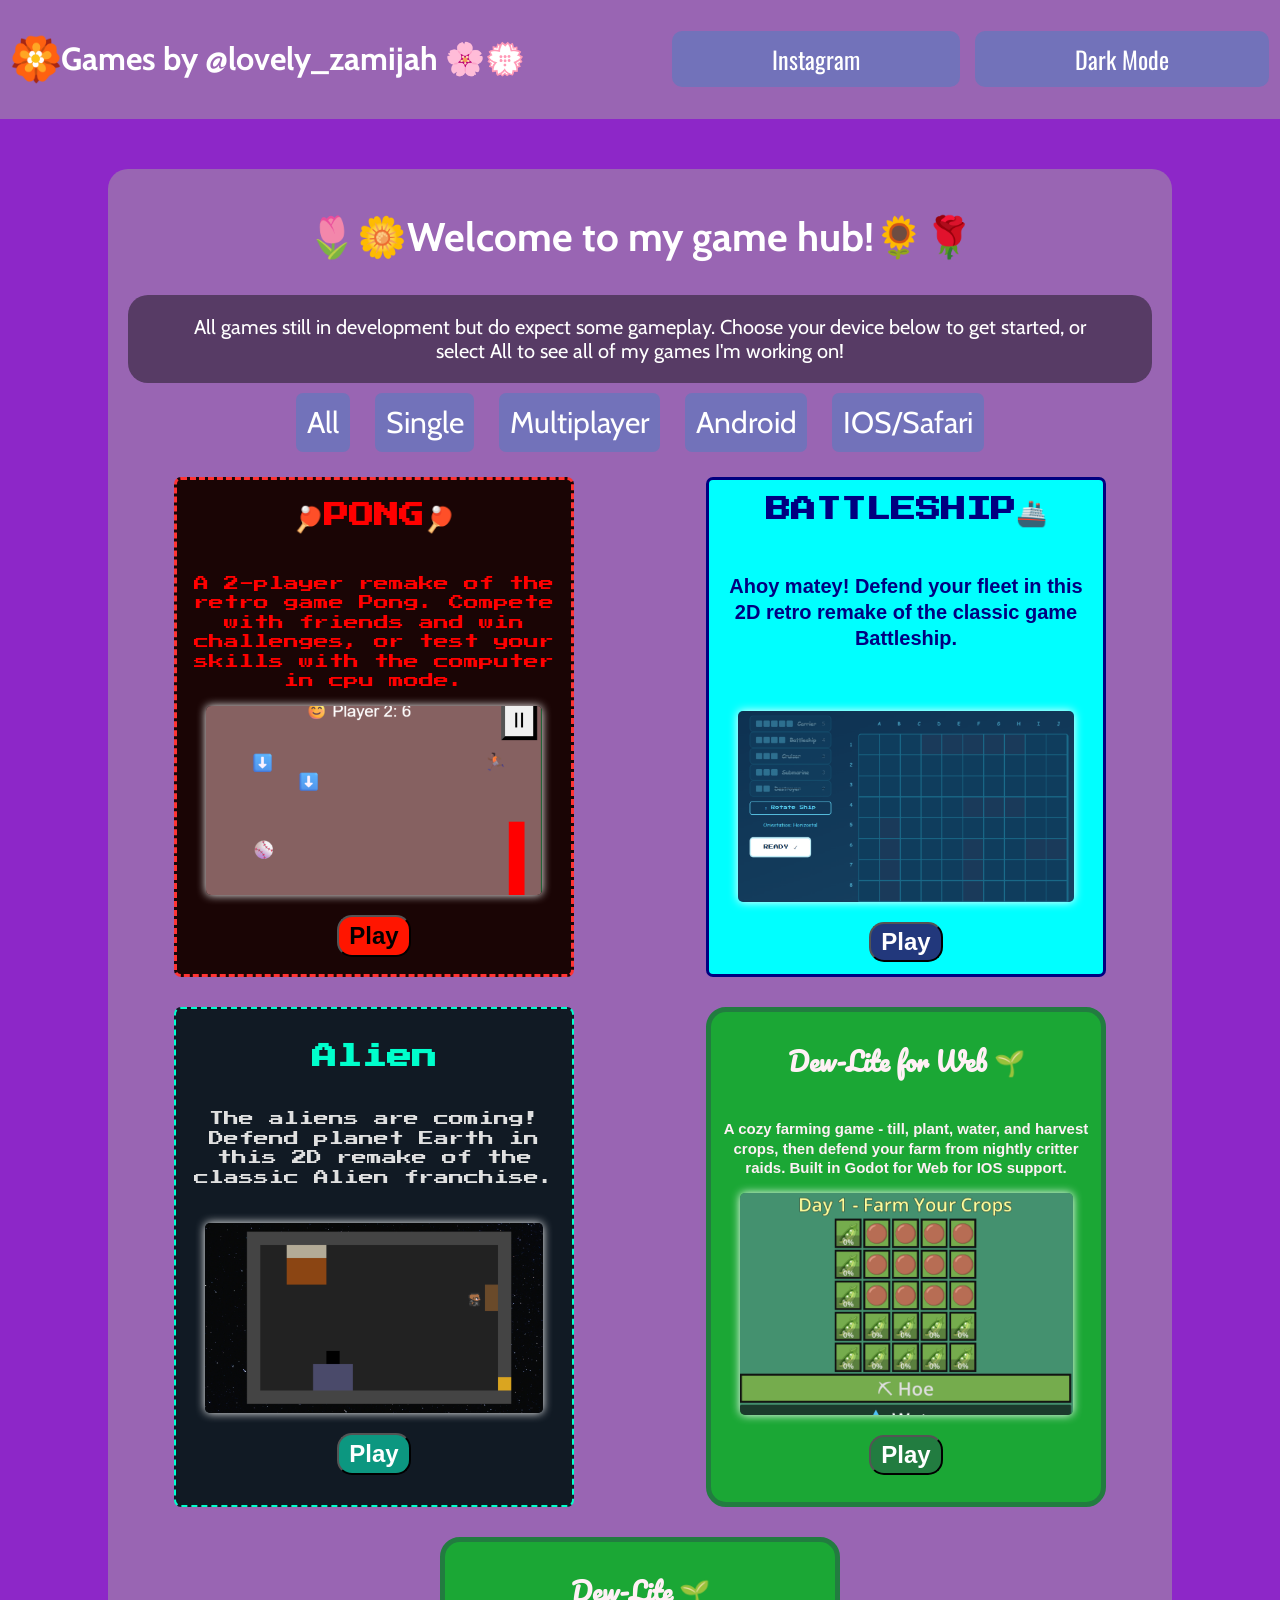
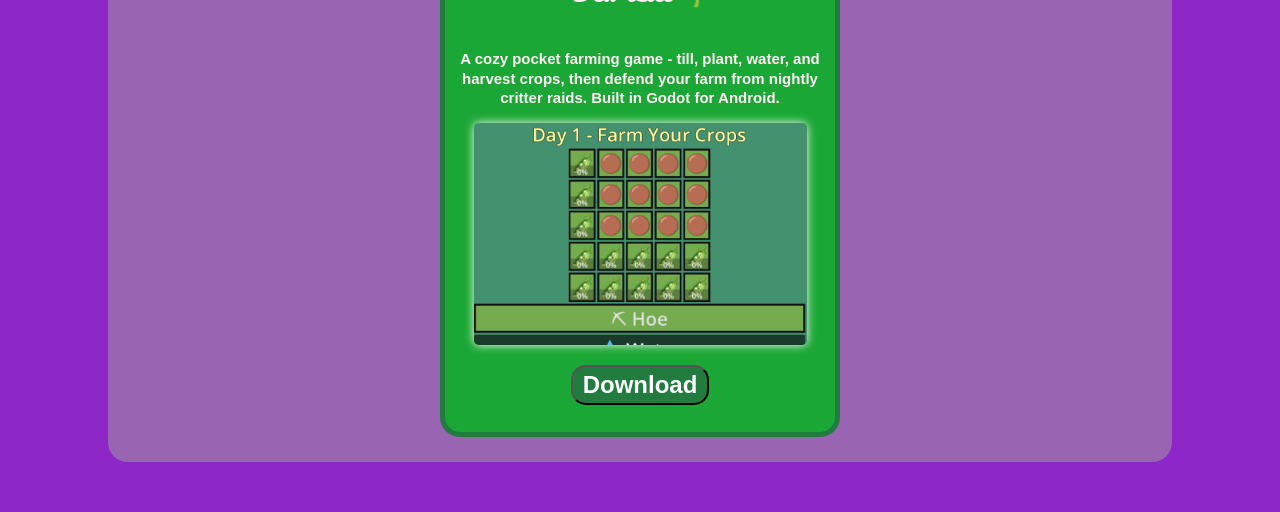
<file: index.html>
<!DOCTYPE html>
<html lang="en">
  <head>
    <meta charset="UTF-8" />
    <meta name="viewport" content="width=device-width">
    <meta name="mobile-web-app-capable" content="yes">
    <meta name="apple-mobile-web-app-status-bar-style" content="black-translucent">
    <title>Games by @lovely_zamijah</title>
    <link rel="icon" href="./assets/icon.png">
    <link href="style.css" rel="stylesheet" type="text/css" />
    <link rel="manifest" href="manifest.json">
  </head>

  <body>
    <!-- header row with logo -->
     <header>
        <div class="header">
            <img id="tentacles" src="./assets/icon.png">
            <h1 class="header-text">Games by @lovely_zamijah 🌸💮</h1>
        </div>
        <div class="navbar">
            <ul>
            <!-- <li><a href="#stats">Stats</a></li> -->
            <li><a href="https://www.instagram.com/lovely_zamijah/">Instagram</a></li> 
            <li><button id="theme-button">Dark Mode</button></li>
            <!-- <li><button id="motion-button">Reduce Motion</button></li> -->
            </ul>
        </div>
     </header>

    <!-- background info about company -->
    <!-- <div id="description-container">
        <h2>Welcome to Deep Sea Funding!💰</h2>
        <p>The purpose of our company is to fund independent games. We've been in operation for 12 years.</p>
    </div> -->

    <!-- top games & other interesting stats -->
     <!-- <div id="stats" class="stats-wrapper"><h2>Stats</h2>
    <div class="stats-container">
        <div class="stats-card">
            <h3>Individual Contributions</h3>
            <p id="num-contributions">
            </p>
        </div>
        <div class="stats-card">
            <h3>Total Raised</h3>
            <p id="total-raised">
            </p>
        </div>
        <div class="stats-card">
            <h3>Total Number of Games</h3>
            <p id="num-games">
            </p>
        </div>
     </div>
    <div class="stats-container" id="top-games"> 
        <div class="stats-card" id="first-game">
            <h3>🥇 Top Funded Game</h3>
        </div>
        <div class="stats-card" id="second-game">
            <h3>🥈 Runner Up</h3>
        </div>
    </div>
    </div> -->

    <!-- list of games funded by Sea Monster -->
    <div id="games">
        <h2>🌷🌼Welcome to my game hub!🌻🌹</h2>
        <section id="announcements">
            <p>All games still in development but do expect some gameplay. Choose your device below to get started, or select All to see all of my games I'm working on!</p>
        </section>
        <div id="button-container">
            <button id="all-btn">All</button>
            <button id="single-btn">Single</button>
            <button id="multi-btn">Multiplayer</button>
            <button id="mobile-btn">Android</button>
            <button id="web-btn">IOS/Safari</button>
        </div>
        <div id="games-container">

        </div>
    </div>

    <script type="module" src="index.js"></script>
  </body>
</html>
</file>
<file: style.css>
@import url('https://fonts.googleapis.com/css2?family=Cabin:wght@400;500;600;700&display=swap');
@import url('https://fonts.googleapis.com/css2?family=Oswald:wght@200..700&family=Pacifico&family=Press+Start+2P&display=swap');

header {
    display: flex;
    flex-direction: row;
    align-items: center;          /* Vertically centers navbar with the title */
    justify-content: space-between; /* Pushes title left, navbar right */
    background-color: var(--light-mode-background-color-2);    /* Move bg color here from .header */
    padding: 1%;
    margin: -10px -10px 0 -10px;  /* Keep your existing margin */
}

.dark-mode header {
    background-color: var(--dark-mode-background-color-2);
}

.header {
    display: flex;
    align-items: center;
}

/* Unify the look of links and buttons */
.navbar ul li a, 
.navbar ul li button {
    display: inline-block;
    padding: 10px 100px;           /* Adds the 'button' shape */
    text-decoration: none;
    color: white;
    background-color: var(--light-mode-buttons);       
    border: none;
    border-radius: 10px;
    cursor: pointer;
    font-family: 'Oswald', sans-serif;
    transition: 0.2s;
    font-size: 24px;
    align-items: center;
}

.dark-mode .navbar ul li a, 
.dark-mode .navbar ul li button {
    background-color: var(--dark-mode-background-color-3);       
}

.navbar ul li button {
    color: white;
    transition-duration: .3s;
}


/* Add a hover effect for that 'clickable' feel */
.navbar ul li a:hover, 
.navbar ul li button:hover {
    background-color: #5f5fb9;       /* Lighten or change color on hover */
    transform: scale(1.05);       /* Subtle pop effect */
}

.dark-mode .navbar ul li a:hover, 
.dark-mode .navbar ul li button:hover {
    background-color: #401956;       /* Lighten or change color on hover */
    transform: scale(1.05);       /* Subtle pop effect */
}

/* Flexbox layout for the list container */
.navbar ul {
    display: flex;
    justify-content: center;      /* Centers the buttons */
    gap: 15px;                    /* Replaces margin to space items evenly */
    list-style-type: none;
    padding: 0;                   /* Removes default browser list padding */
    margin: 20px 0;
}

body {
    font-family: 'Cabin';
    background-color: var(--light-mode-background-color-1);
}

.dark-mode {
    background-color: var(--dark-mode-background-color-1);
}

#tentacles {
    width: 50px;
}

.header h1 {
    color: white;
}

h2 {
    display: flex;
    color: white;
    justify-content: center;
    font-size: 40px;
}

#description-container {
    background-color: var(--light-mode-background-color-2);
    border-radius: 20px;
    padding: 10px 0px;
    margin: 30px 100px;
}

#description-container p {
    display: flex;
    color: white;
    justify-content: center;
    font-size: 20px;
}

#announcements {
    display: flex;
    flex-direction: column;
    padding: 0px 50px;
    justify-content: center;
    align-items: center;
    text-align: center;
    font-size: 20px;
    color: white;
    background-color: var(--light-mode-background-color-3);
    margin: 0px 20px;
    border-radius: 20px;
}

#games {
    background-color: var(--light-mode-background-color-2);
    border-radius: 20px;
    padding: 10px 0px;
    margin: 50px 100px;
}

.dark-mode #games {
    background-color: var(--dark-mode-background-color-2);
}

.stats-wrapper {
    background-color: var(--light-mode-background-color-2);
    border-radius: 20px;
    padding: 10px 0px;
    margin: 30px 200px;
}

.stats-container {
    display: flex;
    flex-wrap: wrap;        /* Keep this! */
    justify-content: center; /* This centers your cards nicely */
    gap: 20px;               /* Use gap instead of margin for spacing */
    background-color: var(--light-mode-background-color-2);
    padding: 20px;
    margin: 0 auto;         /* Centers the container on the page */
    max-width: 900px;      /* Prevents it from getting too wide */
}

.stats-card {
    background-color: var(--light-mode-background-color-3); /* Changed to contrast with the container */
    border-radius: 20px;
    padding: 20px;
    flex: 1 1 200px;        /* The "magic" flex property */
    max-width: 350px;       /* Prevents cards from getting huge */
    text-align: center;
    box-shadow: 0 0 15px rgba(0,0,0,0.2);
}

.stats-card h3, .stats-card p {
    color: white;
}

#num-contributions, #total-raised, #num-games {
    font-size: 50px;
}

#games-container {
    display: flex;
    flex-wrap: wrap;
    justify-content: space-around;
}

.game-card {
  display: flex;
  flex-direction: column; 
  align-items: center;        /* 1. HORIZONTALLY CENTERS the text and image inside the card */
  background-color: #1a161d;
  padding: 10px;
  margin: 15px 0px;
  width: 100%;
  max-width: 400px;
  height: 500px;             /* Explicit height is good; ensures there is space at the bottom */
  border-radius: 7px;
  box-sizing: border-box;
}

.game-img {
  margin-top: auto;          /* 2. VERTICALLY PUSHES the image to the absolute bottom of the card */
  width: 90%;
  border-radius: 5px;
  box-shadow: 0 0 10px #FFFFFF;
}

.game-card button {
    cursor: pointer;
    font-size: 24px;
    margin: 20px 0px;
    font-weight: bold;
    transition-duration: .3s;
    border-radius: 15px;
    padding: 5px 10px;
}

.game-card h3 {
    font-size: 25px;
}

.game-card p {
    font-size: 15px;
    line-height: 1.3;
}

#button-container {
    text-align: center;
}

#button-container button {
    background-color: var(--light-mode-buttons);
    cursor: pointer;
    font-family: 'Cabin';
    border: none;
    color: white;
    padding: 1%;
    margin: 1%;
    border-radius: 7px;
    transition-duration: .3s;
    font-size: 30px;
}

.dark-mode #button-container button {
    background-color: var(--dark-mode-buttons);
}

#button-container button:hover {
    cursor: pointer;
    box-shadow: 0 0 30px rgb(149, 29, 213);
}

.dark-mode #button-container button:hover {
    cursor: pointer;
    box-shadow: 0 0 30px rgb(204, 137, 240);
}

/* ==========================================
   INDIVIDUAL GAME CARD THEMES
   ========================================== */

/* Alien: 2D Theme (Sci-Fi / Minimal) */
.game-card.alien-theme {
    background: #111a24;
    border: 2px dashed #00ffcc;
    color: #e0e0e0;
    font-size: clamp(0.85rem, 3vw, 1rem);
    font-family: 'Press Start 2P', monospace;
}

.game-card.alien-theme button:hover {
    box-shadow: 0 4px 30px rgba(0, 255, 204, 0.822);
}

.game-card.alien-theme h3 {
    color: #00ffcc;
}

.game-card.alien-theme button {
    background-color: #0c9780;
    color: white;
}

/* Pong Theme (Retro Arcade Red) */
.game-card.pong-theme {
    background: #1a0505;
    border: 3px dashed #ff3333;
    color: red;
    display: flex;
    justify-content: center;
    font-size: clamp(0.85rem, 3vw, 1rem);
    font-family: 'Press Start 2P', monospace;
}

.game-card.pong-theme button:hover {
    box-shadow: 0 4px 30px rgba(255, 51, 51, 0.744);
}

.game-card.pong-theme h3 {
    text-transform: uppercase;
}

.game-card.pong-theme button {
    background-color: #ff1500;
}

/* Battleship Theme (Retro Arcade Blue) */
.game-card.battleship-theme {
    background: aqua;
    border: 3px solid navy;
    color: navy;
    display: flex;
    justify-content: center;
    font-size: clamp(0.85rem, 3vw, 1rem);
}

.game-card.battleship-theme button:hover {
    box-shadow: 0 4px 30px rgba(1, 22, 51, 0.759);
}

.game-card.battleship-theme h3 {
    font-family: 'Press Start 2P', monospace; /* Uses your retro arcade font */
    text-transform: uppercase;
}

.game-card.battleship-theme p {
    font-family: Tahoma, sans-serif;
    font-size: 20px;
    font-weight: bold;
}

.game-card.battleship-theme img {
    margin-top: 40px;
}

.game-card.battleship-theme button {
    background-color: #22387c;
    font-family: Tahoma, sans-serif;
    color: white;
    line-height: 1.1;
}
    
/* Dew Theme (Romantic Girly Pink) */
.game-card.dew-theme {
    background: #1ba735;
    border: 5px solid #227c40;
    color: #fff0f5;
    border-radius: 20px; /* Softer, rounder corners for the story app */
    display: flex;
    justify-content: center;
    font-size: clamp(0.85rem, 3vw, 1rem);
}

.game-card.dew-theme button:hover {
    box-shadow: 0 4px 30px rgba(38, 203, 76, 0.775);
}

.game-card.dew-theme h3 {
    font-family: 'Pacifico', cursive;
    line-height: 1.4;
}

.game-card.dew-theme p {
    font-family: Tahoma, sans-serif;
    font-weight: bold;
}

.game-card.dew-theme button {
    background-color: #227c40;
    cursor: pointer;
    font-family: Tahoma, sans-serif;
    font-weight: bold;
    color: white;
    line-height: 1.1;
}

/* Invasion Theme (Sci-Fi / Minimal) */
.game-card.invasion-theme {
    background: #111a24;
    border: 2px dashed #00ffcc;
    color: #e0e0e0;
}

.game-card.invasion-theme:hover {
    cursor: pointer;
    box-shadow: 0 4px 30px rgba(0, 255, 204, 0.822);
}

.game-card.invasion-theme h3 {
    font-family: 'Press Start 2P', monospace; /* Uses your retro arcade font */
    color: #00ffcc;
}

.game-card.invasion-theme p {
    font-family: Tahoma, sans-serif;
    font-weight: bold;
}

/* ==========================================
   MOBILE-FIRST RESPONSIVE BREAKPOINT
   ========================================== */
@media (max-width: 768px) {
    
    /* 1. Shrink Header Padding & Re-stack Content */
    header {
        flex-direction: column !important; /* Stack branding title above nav links if needed */
        gap: 15px;
        padding: 15px !important;
        text-align: center;
    }

    .header h1 {
        font-size: 28px !important; /* Scale title text way down */
    }

    /* 2. Compact the Navigation Link Bar */
    .navbar ul {
        flex-direction: row;
        flex-wrap: wrap; /* Allows navigation options to break onto 2 lines instead of clipping */
        gap: 8px;
        width: 100%;
        justify-content: center;
    }

    .navbar ul li a, 
    .navbar ul li button {
        padding: 8px 16px !important; /* Shrink those massive 100px desktop button wings down */
        font-size: 16px !important;   /* Highly legible on mobile screens */
    }

    /* 3. Pull in Side Margins on Page Sections */
    #description-container, 
    #games, 
    .stats-wrapper {
        margin: 15px 10px !important; /* Pulls containers tight to screen edges, maximizing room */
        padding: 15px 10px !important;
    }

    h2 {
        font-size: 26px !important; /* Shrink sectional titles like "Stats" and "Our Games" */
    }

    #description-container p, 
    #games p {
        font-size: 14px !important; /* Highly readable description sizes on tiny displays */
        text-align: center;
        padding: 0 10px;
    }

    /* 4. Optimize the Stat Display Area */
    .stats-container {
        padding: 10px !important;
        gap: 12px;
    }

    .stats-card {
        padding: 12px !important;
        flex: 1 1 100%; /* Forces cards to safely occupy full row width when space gets tight */
    }

    #num-contributions, 
    #total-raised, 
    #num-games {
        font-size: 32px !important; /* Shrink big counter readouts so they stay on one line */
    }

    /* 5. Responsive Button Row Filter Control Settings */
    #button-container button {
        font-size: 16px !important; /* Shrinks Device Filter Text sizes */
        padding: 10px 15px !important;
        margin: 4px;
    }

    /* 6. Enforce Tight Column Grids for Your Games */
    #games-container {
        display: flex;
        flex-direction: column;
        align-items: center; /* Centers cards vertically on portrait screens */
        width: 100%;
        padding: 0 15px;     /* Leaves a safe 15px breathing gutter on screen edges */
    }

    /* ADD THIS REFINEMENT BLOCK BELOW IT */
    .game-card {
        width: 70% !important; /* Force cards to scale dynamically down with the grid */
        margin: 15px 0px !important; /* CLEARS OUT horizontal margins so they don't add to width! */
    }

    .game-img {
        box-shadow: 0 0 5px rgba(255, 255, 255, 0.5) !important; /* Soften image shadow on tiny mobile screens */
    }
}

:root {
    --light-mode-buttons: #7272ba;
    --light-mode-background-color-1: #8d27c8;
    --light-mode-background-color-2: #9965b3;
    --light-mode-background-color-3: #573b65;
    --dark-mode-buttons: #1d1d2f;
    --dark-mode-background-color-1: #15051e;
    --dark-mode-background-color-2: #291b30;
    --dark-mode-background-color-3: #24182a;
}
</file>
